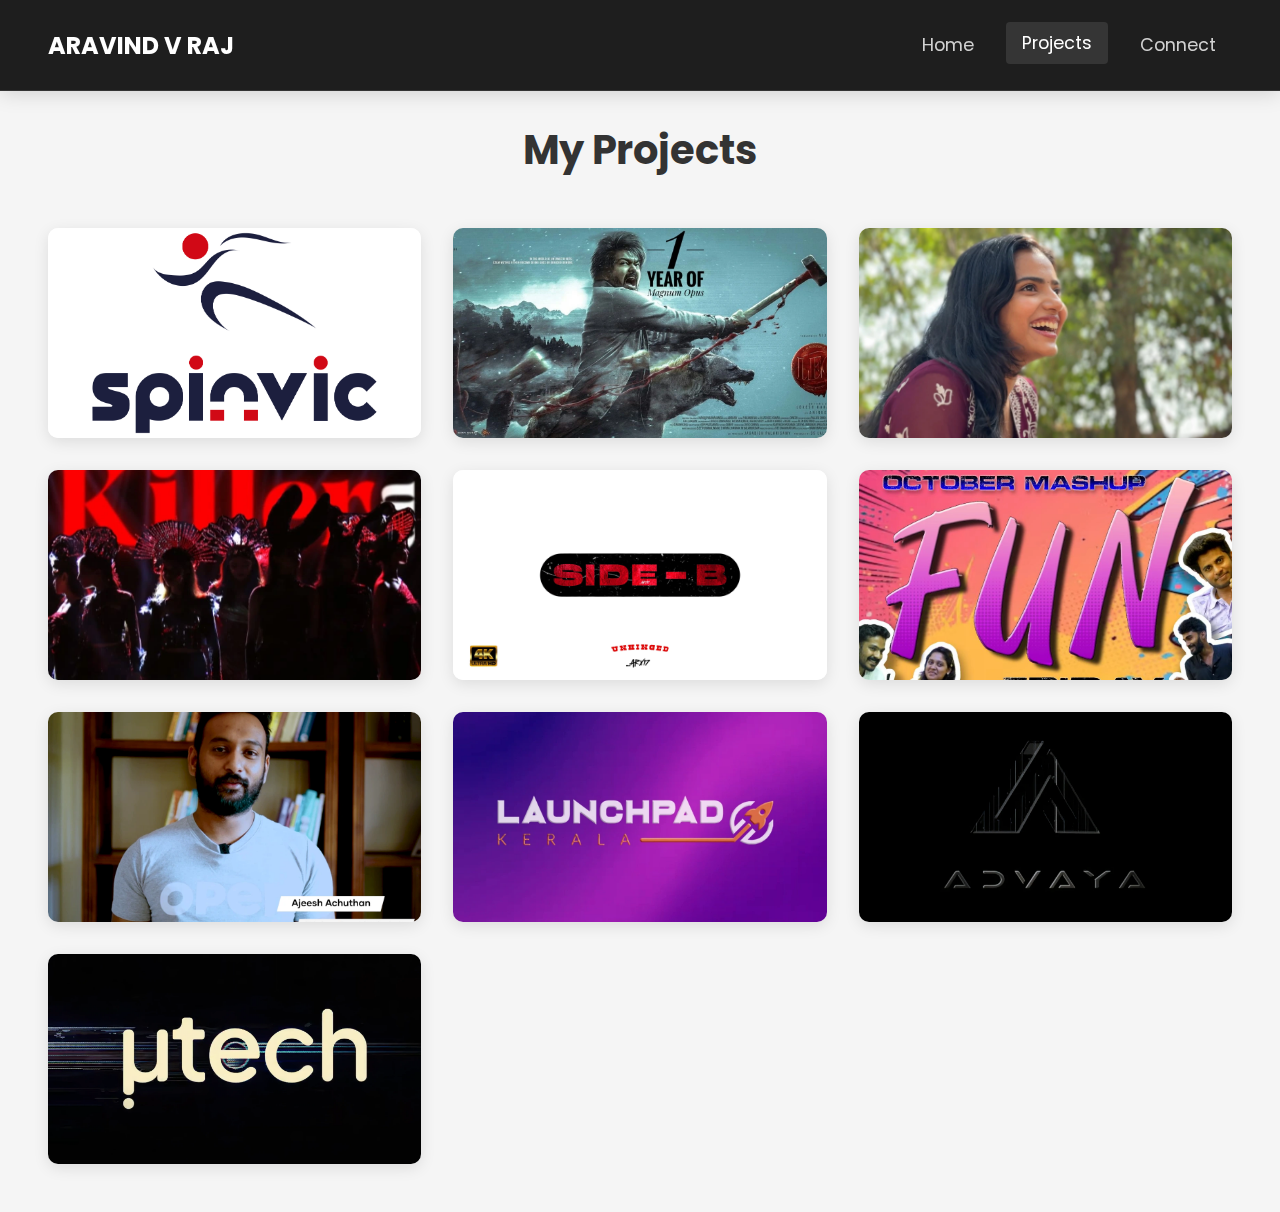
<file: projects.html>
<!DOCTYPE html>
<html lang="en">
  <head>
    <meta charset="UTF-8" />
    <meta name="viewport" content="width=device-width, initial-scale=1.0" />
    <title>Projects - Aravind | Video Editor</title>
    <link rel="stylesheet" href="styles.css" />
    <link rel="stylesheet" href="projects.css" />
    <link rel="stylesheet" href="https://cdnjs.cloudflare.com/ajax/libs/font-awesome/6.0.0/css/all.min.css" />
  </head>
  <body>
    <nav class="navbar">
      <div class="logo">ARAVIND V RAJ</div>
      <div class="menu-toggle">
        <i class="fas fa-bars"></i>
      </div>
      <div class="nav-links">
        <a href="index.html">Home</a>
        <a href="projects.html" class="active">Projects</a>
        <a href="socials.html">Connect</a>
      </div>
    </nav>

    <main class="projects-container">
      <h1 class="section-title">My Projects</h1>
      <div class="projects-grid">

        <div class="project-card">
          <div class="project-thumbnail">
            <img src="assets/spinvic-logo-modified.webp" alt="Project 1" />
            <div class="project-overlay">
              <h3>Startup promo</h3>
              <p>Boldly showcasing our startups vision.</p>
              <a href="https://youtube.com/shorts/4VIZZPd9jzI" class="project-link">Watch Video</a>
            </div>
          </div>
        </div>

        <div class="project-card">
          <div class="project-thumbnail">
            <img src="assets/WhatsApp Image 2025-02-28 at 22.28.07_deae5bd0.webp" alt="Project 2" />
            <div class="project-overlay">
              <h3>Movie Edits</h3>
              <p>Remixed film scenes with creative effects</p>
              <a href="https://youtu.be/gn9RgvVAERg?si=7QK-CTaJOiBxxgXO" class="project-link">Watch Video</a>
            </div>
          </div>
        </div>
        <div class="project-card">
          <div class="project-thumbnail">
            <img src="assets/WhatsApp Image 2025-02-28 at 22.37.26_dd976dcf.webp" alt="Project 3" />
            <div class="project-overlay">
              <h3>Music Video Production</h3>
              <p>Visual Rhythm & Artistic Expression</p>
              <a href="https://youtu.be/OShUs1KezUE?si=A_Xct_vlNpx5nqQv" class="project-link">Watch Video</a>
            </div>
          </div>
        </div>
        <div class="project-card">
          <div class="project-thumbnail">
            <img src="assets/WhatsApp Image 2025-02-28 at 22.31.39_51a40189.webp" alt="Project 4" />
            <div class="project-overlay">
              <h3>Reels</h3>
              <p>Short, snappy, and scroll-stopping!</p>
              <a href="https://youtube.com/shorts/J-gBeQjvguo?si=oL9q1l5VyJ6sjO3-" class="project-link">Watch Video</a>
            </div>
          </div>
        </div>
        <div class="project-card">
          <div class="project-thumbnail">
            <img src="assets/Screenshot (405).webp" alt="Project 5" />
            <div class="project-overlay">
              <h3>Short Form Video</h3>
              <p>Compelling Real-Life Narratives</p>
              <a href="https://youtu.be/DuiAPEhnBDg?si=RLRbPYC3sjAvseKk" class="project-link">Watch Video</a>
            </div>
          </div>
        </div>
        <div class="project-card">
          <div class="project-thumbnail">
            <img src="assets/kera4.1-Cover.webp" alt="Project 6" />
            <div class="project-overlay">
              <h3>Highlight clip</h3>
              <p>Best moments in one clip</p>
              <a href="https://drive.google.com/file/d/1B6LCQ5AHgJ9ZTgpq5aZVgAc7C3IT501l/view?usp=drive_link" class="project-link">Watch Video</a>
            </div>
          </div>
        </div>
        <div class="project-card">
          <div class="project-thumbnail">
            <img src="assets/vlcsnap-2025-03-01-12h54m35s896.webp" alt="Project 7" />
            <div class="project-overlay">
              <h3>Content Trailer</h3>
              <p>An exclusive preview of what’s to come</p>
              <a href="https://drive.google.com/file/d/1TTkxSZulFy6VGeiRKIaCpHOAQyWdQ0ri/view?usp=drive_link" class="project-link">Watch Video</a>
            </div>
          </div>
        </div>
        <div class="project-card">
          <div class="project-thumbnail">
            <img src="assets/vlcsnap-2025-03-01-12h53m08s427.webp" alt="Project 8" />
            <div class="project-overlay">
              <h3>Event Trailer</h3>
              <p>A showcase of innovation and impact</p>
              <a href="https://drive.google.com/file/d/1dOo7cGmDbt87DLW6ZIeCSsn4-uti1LJN/view?usp=sharing" class="project-link">Watch Video</a>
            </div>
          </div>
        </div>
        <div class="project-card">
          <div class="project-thumbnail">
            <img src="assets/Screenshot (506).webp" alt="Project 9" />
            <div class="project-overlay">
              <h3>Logo Reveal</h3>
              <p>A bold and seamless brand introduction</p>
              <a href="https://youtu.be/wuX2jNBgakI" class="project-link">Watch Video</a>
            </div>
          </div>
        </div>
        <div class="project-card">
          <div class="project-thumbnail">
            <img src="assets/Screenshot (509).webp" alt="Project 10" />
            <div class="project-overlay">
              <h3>Promo Video</h3>
              <p>A compelling showcase that grabs attention</p>
              <a href="https://youtu.be/xLAQscRXKVo" class="project-link">Watch Video</a>
            </div>
          </div>
        </div>
      </div>
    </main>

    <script src="script.js"></script>
  </body>
</html>
</file>
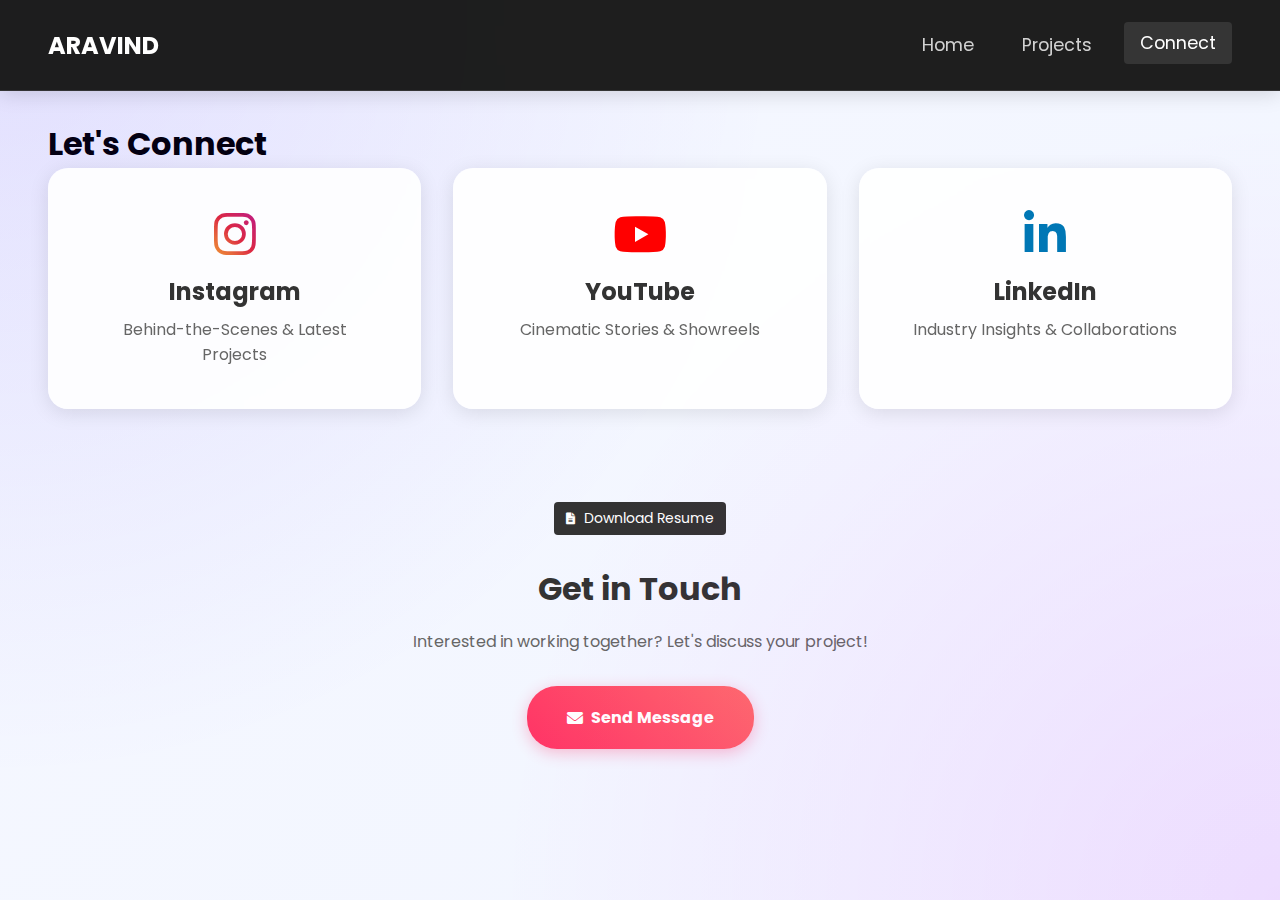
<file: socials.html>
<!DOCTYPE html>
<html lang="en">
  <head>
    <meta charset="UTF-8" />
    <meta name="viewport" content="width=device-width, initial-scale=1.0" />
    <title>Connect - Aravind | Creative Videographer</title>
    <link rel="stylesheet" href="styles.css" />
    <link rel="stylesheet" href="socials.css" />
    <link rel="stylesheet" href="https://cdnjs.cloudflare.com/ajax/libs/font-awesome/6.0.0/css/all.min.css" />
  </head>
  <body>
    <nav class="navbar">
      <div class="logo">ARAVIND</div>
      <div class="menu-toggle">
        <i class="fas fa-bars"></i>
      </div>
      <div class="nav-links">
        <a href="index.html">Home</a>
        <a href="projects.html">Projects</a>
        <a href="socials.html" class="active">Connect</a>
      </div>
    </nav>

    <main class="socials-container">
      
      <h1 class="section-title">Let's Connect</h1>
      <div class="social-grid">
        <a href="https://www.instagram.com/shots.by.ar?igsh=MTV4bjFtNHprMmk5dQ==" class="social-card instagram">
          <i class="fab fa-instagram"></i>
          <h3>Instagram</h3>
          <p>Behind-the-Scenes & Latest Projects</p>
        </a>
        <a href="https://m.youtube.com/@ARX17_SHOTS" class="social-card youtube">
          <i class="fab fa-youtube"></i>
          <h3>YouTube</h3>
          <p>Cinematic Stories & Showreels</p>
        </a>
        <a href="https://www.linkedin.com/in/avraj?utm_source=share&utm_campaign=share_via&utm_content=profile&utm_medium=android_app" class="social-card linkedin">
          <i class="fab fa-linkedin-in"></i>
          <h3>LinkedIn</h3>
          <p>Industry Insights & Collaborations</p>
        </a>
        
      </div>

      <div class="contact-section">
        <a href="assets/resume.pdf" class="resume-button" download>
          <i class="fas fa-file-alt"></i> Download Resume
        </a>
        
        <h2>Get in Touch</h2>
        <p>Interested in working together? Let's discuss your project!</p>
        <a href="mailto:vrajaravind@gmail.com" class="contact-button">
          <i class="fas fa-envelope"></i>
          Send Message
        </a>
      </div>
    </main>

    <script src="script.js"></script>
  </body>
</html>
</file>
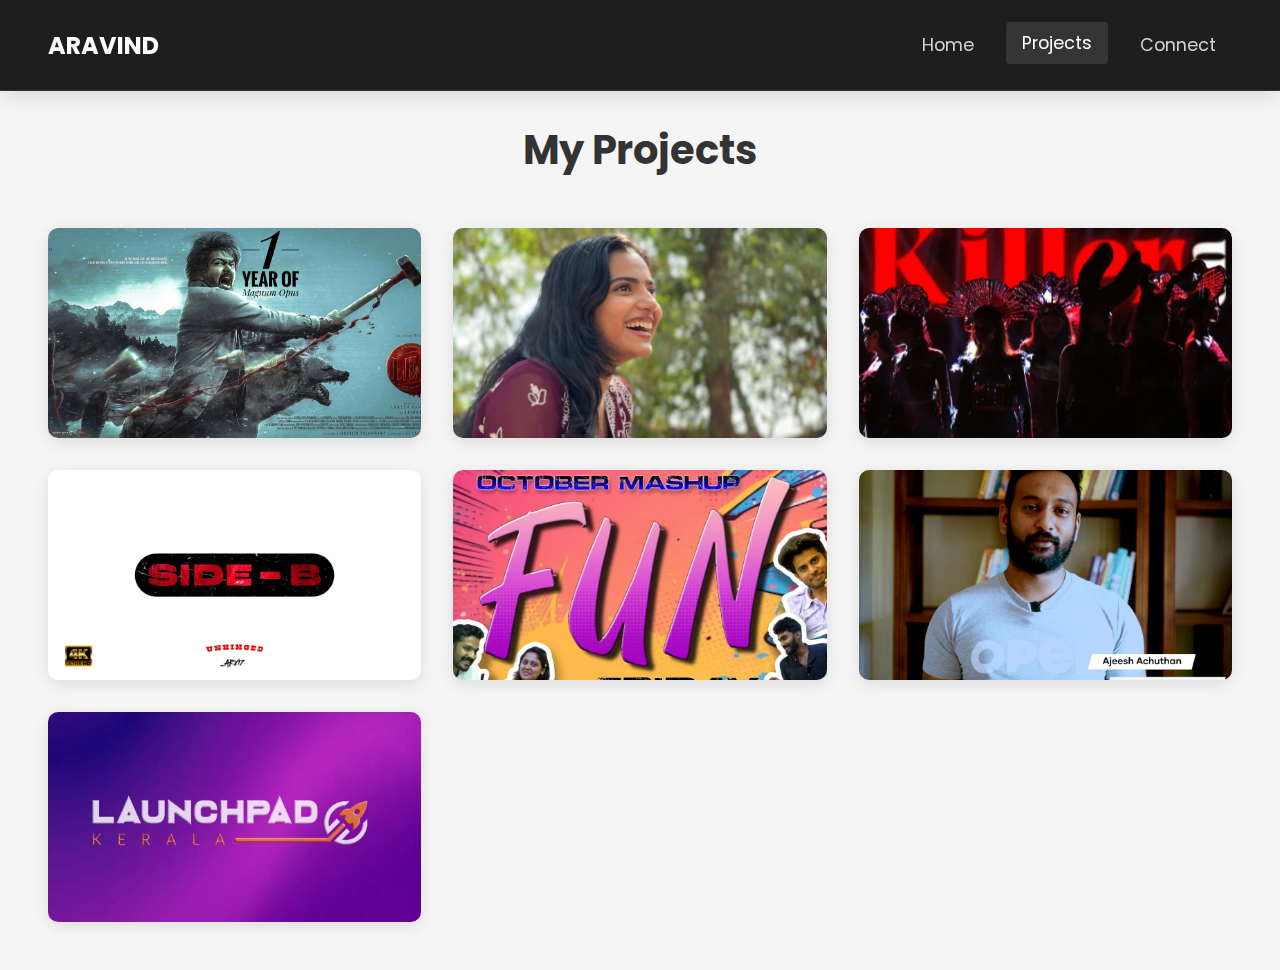
<file: aravind-portfolio/aravind-portfolio/projects.html>
<!DOCTYPE html>
<html lang="en">
  <head>
    <meta charset="UTF-8" />
    <meta name="viewport" content="width=device-width, initial-scale=1.0" />
    <title>Projects - Aravind | Video Editor</title>
    <link rel="stylesheet" href="styles.css" />
    <link rel="stylesheet" href="projects.css" />
    <link rel="stylesheet" href="https://cdnjs.cloudflare.com/ajax/libs/font-awesome/6.0.0/css/all.min.css" />
  </head>
  <body>
    <nav class="navbar">
      <div class="logo">ARAVIND</div>
      <div class="menu-toggle">
        <i class="fas fa-bars"></i>
      </div>
      <div class="nav-links">
        <a href="index.html">Home</a>
        <a href="projects.html" class="active">Projects</a>
        <a href="socials.html">Connect</a>
      </div>
    </nav>

    <main class="projects-container">
      <h1 class="section-title">My Projects</h1>
      <div class="projects-grid">
        <div class="project-card">
          <div class="project-thumbnail">
            <img src="assets/WhatsApp Image 2025-02-28 at 22.28.07_deae5bd0.webp" alt="Project 1" />
            <div class="project-overlay">
              <h3>Movie Edits</h3>
              <p>"Remixed film scenes with creative effects"</p>
              <a href="https://youtu.be/gn9RgvVAERg?si=7QK-CTaJOiBxxgXO" class="project-link">Watch Video</a>
            </div>
          </div>
        </div>
        <div class="project-card">
          <div class="project-thumbnail">
            <img src="assets/WhatsApp Image 2025-02-28 at 22.37.26_dd976dcf.webp" alt="Project 2" />
            <div class="project-overlay">
              <h3>Music Video Production</h3>
              <p>Visual Rhythm & Artistic Expression</p>
              <a href="https://youtu.be/OShUs1KezUE?si=A_Xct_vlNpx5nqQv" class="project-link">Watch Video</a>
            </div>
          </div>
        </div>
        <div class="project-card">
          <div class="project-thumbnail">
            <img src="assets/WhatsApp Image 2025-02-28 at 22.31.39_51a40189.webp" alt="Project 3" />
            <div class="project-overlay">
              <h3>Reels</h3>
              <p>Short, snappy, and scroll-stopping!</p>
              <a href="https://youtube.com/shorts/J-gBeQjvguo?si=oL9q1l5VyJ6sjO3-" class="project-link">Watch Video</a>
            </div>
          </div>
        </div>
        <div class="project-card">
          <div class="project-thumbnail">
            <img src="assets/Screenshot (405).webp" alt="Project 4" />
            <div class="project-overlay">
              <h3>Short Form Video</h3>
              <p>Compelling Real-Life Narratives</p>
              <a href="https://youtu.be/DuiAPEhnBDg?si=RLRbPYC3sjAvseKk" class="project-link">Watch Video</a>
            </div>
          </div>
        </div>
        <div class="project-card">
          <div class="project-thumbnail">
            <img src="assets/kera4.1-Cover.webp" alt="Project 5" />
            <div class="project-overlay">
              <h3>Highlight clip</h3>
              <p>"A dynamic recap of the best moments, all in one clip."</p>
              <a href="https://youtube.com/shorts/8IvR9VOoUw8?feature=share" class="project-link">Watch Video</a>
            </div>
          </div>
        </div>
        <div class="project-card">
          <div class="project-thumbnail">
            <img src="assets/vlcsnap-2025-03-01-12h54m35s896.webp" alt="Project 6" />
            <div class="project-overlay">
              <h3>Content Trailer</h3>
              <p>"An exclusive preview of what’s to come"</p>
              <a href="https://youtube.com/shorts/iznrazCcWD0?feature=share" class="project-link">Watch Video</a>
            </div>
          </div>
        </div>
        <div class="project-card">
          <div class="project-thumbnail">
            <img src="assets/vlcsnap-2025-03-01-12h53m08s427.webp" alt="Project 6" />
            <div class="project-overlay">
              <h3>Event Trailer</h3>
              <p>"A showcase of innovation and impact"</p>
              <a href="https://youtube.com/shorts/DDeWffNjSxw?feature=share" class="project-link">Watch Video</a>
            </div>
          </div>
        </div>
      </div>
    </main>

    <script src="script.js"></script>
  </body>
</html>
</file>
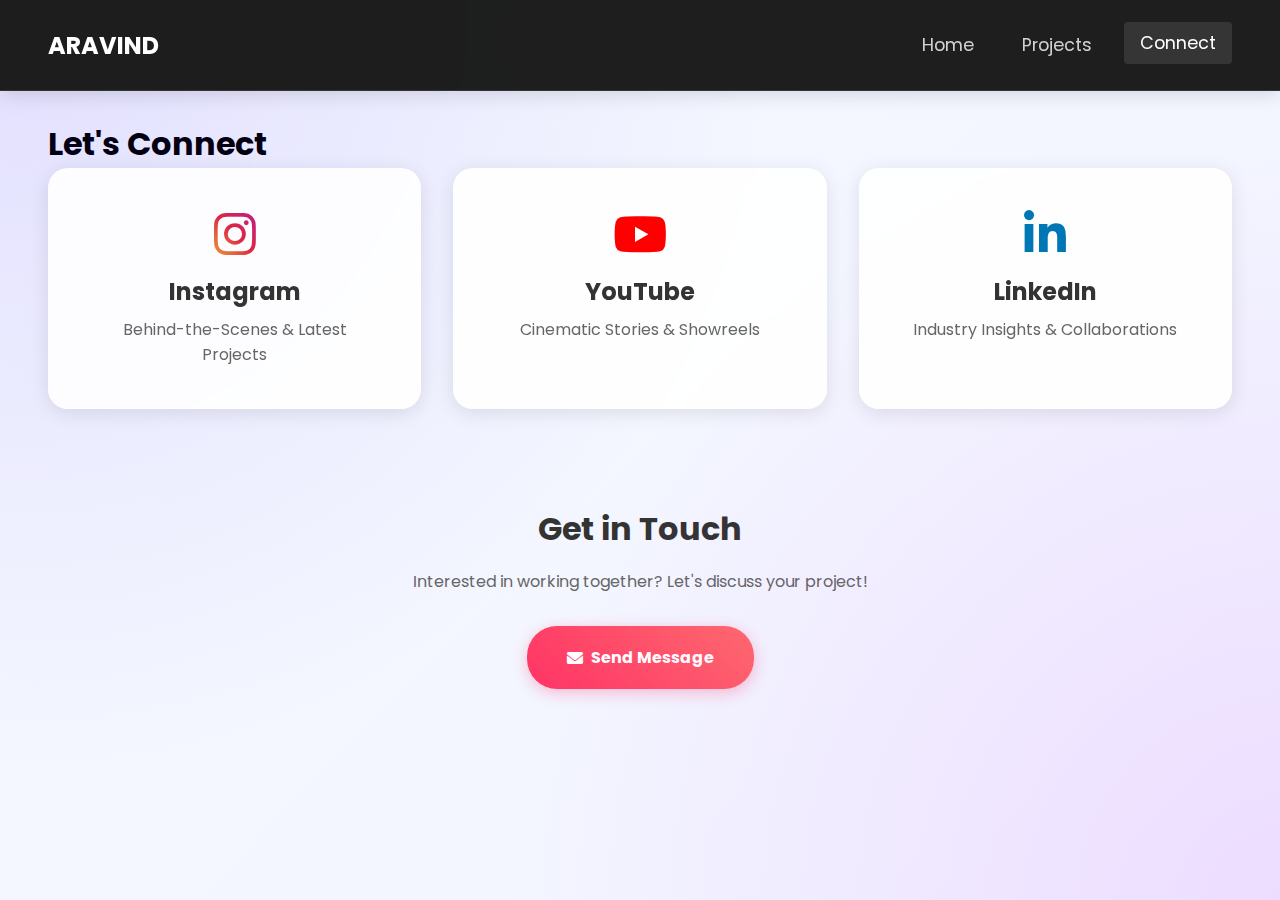
<file: aravind-portfolio/aravind-portfolio/socials.html>
<!DOCTYPE html>
<html lang="en">
  <head>
    <meta charset="UTF-8" />
    <meta name="viewport" content="width=device-width, initial-scale=1.0" />
    <title>Connect - Aravind | Creative Videographer</title>
    <link rel="stylesheet" href="styles.css" />
    <link rel="stylesheet" href="socials.css" />
    <link rel="stylesheet" href="https://cdnjs.cloudflare.com/ajax/libs/font-awesome/6.0.0/css/all.min.css" />
  </head>
  <body>
    <nav class="navbar">
      <div class="logo">ARAVIND</div>
      <div class="menu-toggle">
        <i class="fas fa-bars"></i>
      </div>
      <div class="nav-links">
        <a href="index.html">Home</a>
        <a href="projects.html">Projects</a>
        <a href="socials.html" class="active">Connect</a>
      </div>
    </nav>

    <main class="socials-container">
      
      <h1 class="section-title">Let's Connect</h1>
      <div class="social-grid">
        <a href="https://www.instagram.com/shots.by.ar?igsh=MTV4bjFtNHprMmk5dQ==" class="social-card instagram">
          <i class="fab fa-instagram"></i>
          <h3>Instagram</h3>
          <p>Behind-the-Scenes & Latest Projects</p>
        </a>
        <a href="https://m.youtube.com/@ARX17_SHOTS" class="social-card youtube">
          <i class="fab fa-youtube"></i>
          <h3>YouTube</h3>
          <p>Cinematic Stories & Showreels</p>
        </a>
        <a href="https://www.linkedin.com/in/avraj?utm_source=share&utm_campaign=share_via&utm_content=profile&utm_medium=android_app" class="social-card linkedin">
          <i class="fab fa-linkedin-in"></i>
          <h3>LinkedIn</h3>
          <p>Industry Insights & Collaborations</p>
        </a>
        
      </div>

      <div class="contact-section">
        <h2>Get in Touch</h2>
        <p>Interested in working together? Let's discuss your project!</p>
        <a href="mailto:vrajaravind@gmail.com" class="contact-button">
          <i class="fas fa-envelope"></i>
          Send Message
        </a>
      </div>
    </main>

    <script src="script.js"></script>
  </body>
</html>
</file>
<file: styles.css>
@import url('https://fonts.googleapis.com/css2?family=Poppins:wght@400;500;600;700&display=swap');

* {
    margin: 0;
    padding: 0;
    box-sizing: border-box;
    font-family: 'Poppins', 'Arial', sans-serif;
}

/* Navbar Styles */
.navbar {
    position: fixed;
    top: 0;
    left: 0;
    width: 100%;
    padding: 1.5rem 3rem;
    display: flex;
    justify-content: space-between;
    align-items: center;
    z-index: 1000;
    background: rgba(18, 18, 18, 0.95);
    backdrop-filter: blur(10px);
    box-shadow: 0 2px 20px rgba(0, 0, 0, 0.15);
    border-bottom: 1px solid rgba(255, 255, 255, 0.1);
}

.logo {
    color: white;
    font-size: 1.5rem;
    font-weight: bold;
}

.menu-toggle {
    display: none;
    color: white;
    font-size: 1.5rem;
    cursor: pointer;
}

.nav-links {
    display: flex;
    gap: 1rem;
}

.nav-links a {
    color: rgba(255, 255, 255, 0.8);
    text-decoration: none;
    font-size: 1.1rem;
    transition: all 0.3s ease;
    padding: 0.5rem 1rem;
    border-radius: 4px;
}

.nav-links a:hover,
.nav-links a.active {
    color: #fff;
    background: rgba(255, 255, 255, 0.1);
    transform: translateY(-2px);
}

/* Hero Section Styles */
.hero {
    height: 100vh;
    width: 100%;
    position: relative;
    overflow: hidden;
}

.overlay {
    position: absolute;
    top: 0;
    left: 0;
    width: 100%;
    height: 100%;
    background: rgba(0, 0, 0, 0.5);
    z-index: 1;
}

#myVideo {
    position: absolute;
    right: 0;
    bottom: 0;
    min-width: 100%;
    min-height: 100%;
    width: auto;
    height: auto;
    z-index: 0;
    object-fit: cover;
}

.hero-content {
    position: relative;
    z-index: 2;
    height: 100%;
    display: flex;
    flex-direction: column;
    justify-content: center;
    align-items: center;
    text-align: center;
    color: white;
    padding: 0 1rem;
}

.hero-content h1 {
    font-size: 4rem;
    margin-bottom: 1rem;
    animation: fadeInUp 1s ease;
}

.hero-content p {
    font-size: 1.5rem;
    margin-bottom: 2rem;
    animation: fadeInUp 1s ease 0.3s;
    animation-fill-mode: both;
}

.cta-button {
    display: inline-block;
    padding: 1rem 2.5rem;
    background: linear-gradient(45deg, #FF3366, #FF6B6B);
    color: white;
    text-decoration: none;
    border-radius: 25px;
    font-weight: bold;
    transition: all 0.3s ease;
    animation: fadeInUp 1s ease 0.6s;
    animation-fill-mode: both;
    box-shadow: 0 4px 15px rgba(255, 51, 102, 0.3);
}

.cta-button:hover {
    transform: translateY(-5px) scale(2.05);
    box-shadow: 0 10px 400px rgba(255, 51, 102, 0.4);
}

.resume-button {
    display: inline-block;
    margin-top: -500px;
    margin-bottom: 30px;
    padding: 6px 12px; /* Reduced padding */
    background-color: #333;
    color: #fff;
    text-decoration: none;
    font-size: 14px; /* Smaller text */
    border-radius: 4px;
    transition: transform 0.3s ease, background 0.3s ease;
}
  
.resume-button i {
    margin-right: 5px;
    font-size: 12px; /* Smaller icon */
}
  
.resume-button:hover {
    background-color: #555;
    transform: scale(1.05);
}
/* Animations */
@keyframes fadeInUp {
    from {
        opacity: 0;
        transform: translateY(20px);
    }
    to {
        opacity: 1;
        transform: translateY(0);
    }
}

/* Responsive Design */
@media (max-width: 768px) {
    .navbar {
        padding: 1rem;
    }

    .menu-toggle {
        display: block;
    }

    .nav-links {
        position: absolute;
        top: 100%;
        left: 0;
        width: 100%;
        padding: 1rem;
        background: rgba(18, 18, 18, 0.95);
        flex-direction: column;
        align-items: center;
        gap: 1rem;
        transform: translateY(-100%);
        opacity: 0;
        visibility: hidden;
        transition: all 0.3s ease;
    }

    .nav-links.active {
        transform: translateY(0);
        opacity: 1;
        visibility: visible;
    }

    .nav-links a {
        width: 100%;
        text-align: center;
        padding: 0.8rem;
    }

    .hero-content h1 {
        font-size: 2.5rem;
    }

    .hero-content p {
        font-size: 1.2rem;
    }
}
</file>
<file: projects.css>
.projects-container {
    padding: 120px 3rem 3rem;
    min-height: 100vh;
    background: #f5f5f5;
}

.section-title {
    text-align: center;
    font-size: 2.5rem;
    margin-bottom: 3rem;
    color: #333;
}

.projects-grid {
    display: grid;
    grid-template-columns: repeat(auto-fit, minmax(300px, 1fr));
    gap: 2rem;
    max-width: 1200px;
    margin: 0 auto;
}

.project-card {
    background: white;
    border-radius: 10px;
    overflow: hidden;
    box-shadow: 0 4px 15px rgba(0, 0, 0, 0.1);
    transition: transform 0.3s ease;
}

.project-card:hover {
    transform: translateY(-5px);
}

.project-thumbnail {
    position: relative;
    aspect-ratio: 16/9;
    overflow: hidden;
}

.project-thumbnail img {
    width: 100%;
    height: 100%;
    object-fit: cover;
    transition: transform 0.5s ease;
}

.project-card:hover .project-thumbnail img {
    transform: scale(1.1);
}

.project-overlay {
    position: absolute;
    top: 0;
    left: 0;
    width: 100%;
    height: 100%;
    background: rgba(0, 0, 0, 0.7);
    display: flex;
    flex-direction: column;
    justify-content: center;
    align-items: center;
    opacity: 0;
    transition: opacity 0.3s ease;
}

.project-card:hover .project-overlay {
    opacity: 1;
}

.project-overlay h3 {
    color: white;
    font-size: 1.5rem;
    margin-bottom: 0.5rem;
    transform: translateY(20px);
    transition: transform 0.3s ease;
}

.project-overlay p {
    color: #ccc;
    margin-bottom: 1rem;
    transform: translateY(20px);
    transition: transform 0.3s ease 0.1s;
}

.project-link {
    display: inline-block;
    padding: 0.8rem 1.5rem;
    background: #00ff9d;
    color: black;
    text-decoration: none;
    border-radius: 5px;
    font-weight: bold;
    transform: translateY(20px);
    transition: transform 0.3s ease 0.2s, background-color 0.3s ease;
}

.project-link:hover {
    background: #00cc7d;
}

.project-card:hover .project-overlay h3,
.project-card:hover .project-overlay p,
.project-card:hover .project-overlay .project-link {
    transform: translateY(0);
}

@media (max-width: 768px) {
    .projects-container {
        padding: 100px 1rem 2rem;
    }

    .section-title {
        font-size: 2rem;
        margin-bottom: 2rem;
    }

    .projects-grid {
        grid-template-columns: repeat(auto-fit, minmax(250px, 1fr));
        gap: 1.5rem;
    }
}
</file>
<file: socials.css>
.socials-container {
    padding: 120px 3rem 3rem;
    min-height: 100vh;
    background: linear-gradient(135deg, #f6f8ff, #f1f5ff);
    position: relative;
    overflow: hidden;
}

.socials-container::before {
    content: '';
    position: absolute;
    top: 0;
    left: 0;
    width: 100%;
    height: 100%;
    background: radial-gradient(circle at 0% 0%, rgba(45, 0, 247, 0.1) 0%, transparent 50%),
                radial-gradient(circle at 100% 100%, rgba(200, 0, 255, 0.1) 0%, transparent 50%);
    pointer-events: none;
}

.social-grid {
    display: grid;
    grid-template-columns: repeat(auto-fit, minmax(250px, 1fr));
    gap: 2rem;
    max-width: 1200px;
    margin: 0 auto 4rem;
}

.social-card {
    display: flex;
    flex-direction: column;
    align-items: center;
    padding: 2.5rem;
    background: rgba(255, 255, 255, 0.9);
    border-radius: 20px;
    text-decoration: none;
    color: #333;
    box-shadow: 0 4px 20px rgba(0, 0, 0, 0.1);
    transition: all 0.4s cubic-bezier(0.175, 0.885, 0.32, 1.275);
    border: 2px solid transparent;
    backdrop-filter: blur(5px);
}

.social-card:hover {
    transform: translateY(-8px) scale(1.02);
    box-shadow: 0 8px 25px rgba(0, 0, 0, 0.15);
    border-color: rgba(255, 255, 255, 0.5);
}

.social-card i {
    font-size: 3rem;
    margin-bottom: 1rem;
    transition: transform 0.3s ease;
}

.social-card:hover i {
    transform: scale(1.1);
}

.social-card h3 {
    font-size: 1.5rem;
    margin-bottom: 0.5rem;
}

.social-card p {
    color: #666;
    text-align: center;
}

/* Social Card Colors */
.instagram i {
    background: linear-gradient(45deg, #f09433, #e6683c, #dc2743, #cc2366, #bc1888);
    -webkit-background-clip: text;
    background-clip: text;
    -webkit-text-fill-color: transparent;
}

.youtube i {
    color: #ff0000;
}

.linkedin i {
    color: #0077b5;
}

.twitter i {
    color: #1da1f2;
}

/* Contact Section */
.contact-section {
    text-align: center;
    max-width: 600px;
    margin: 0 auto;
    padding: 2rem;
}

.contact-section h2 {
    font-size: 2rem;
    margin-bottom: 1rem;
    color: #333;
}

.contact-section p {
    color: #666;
    margin-bottom: 2rem;
}

.contact-button {
    display: inline-flex;
    align-items: center;
    padding: 1.2rem 2.5rem;
    background: linear-gradient(45deg, #FF3366, #FF6B6B);
    color: white;
    text-decoration: none;
    border-radius: 30px;
    font-weight: bold;
    transition: all 0.3s ease;
    box-shadow: 0 4px 15px rgba(255, 51, 102, 0.3);
}

.contact-button i {
    margin-right: 0.5rem;
}

.contact-button:hover {
    transform: translateY(-3px) scale(1.05);
    box-shadow: 0 6px 20px rgba(255, 51, 102, 0.4);
}

@media (max-width: 768px) {
    .socials-container {
        padding: 100px 1rem 2rem;
    }

    .social-grid {
        gap: 1.5rem;
    }

    .social-card {
        padding: 2rem;
    }

    .contact-section h2 {
        font-size: 1.75rem;
    }
}
</file>
<file: aravind-portfolio/aravind-portfolio/styles.css>
@import url('https://fonts.googleapis.com/css2?family=Poppins:wght@400;500;600;700&display=swap');

* {
    margin: 0;
    padding: 0;
    box-sizing: border-box;
    font-family: 'Poppins', 'Arial', sans-serif;
}

/* Navbar Styles */
.navbar {
    position: fixed;
    top: 0;
    left: 0;
    width: 100%;
    padding: 1.5rem 3rem;
    display: flex;
    justify-content: space-between;
    align-items: center;
    z-index: 1000;
    background: rgba(18, 18, 18, 0.95);
    backdrop-filter: blur(10px);
    box-shadow: 0 2px 20px rgba(0, 0, 0, 0.15);
    border-bottom: 1px solid rgba(255, 255, 255, 0.1);
}

.logo {
    color: white;
    font-size: 1.5rem;
    font-weight: bold;
}

.menu-toggle {
    display: none;
    color: white;
    font-size: 1.5rem;
    cursor: pointer;
}

.nav-links {
    display: flex;
    gap: 1rem;
}

.nav-links a {
    color: rgba(255, 255, 255, 0.8);
    text-decoration: none;
    font-size: 1.1rem;
    transition: all 0.3s ease;
    padding: 0.5rem 1rem;
    border-radius: 4px;
}

.nav-links a:hover,
.nav-links a.active {
    color: #fff;
    background: rgba(255, 255, 255, 0.1);
    transform: translateY(-2px);
}

/* Hero Section Styles */
.hero {
    height: 100vh;
    width: 100%;
    position: relative;
    overflow: hidden;
}

.overlay {
    position: absolute;
    top: 0;
    left: 0;
    width: 100%;
    height: 100%;
    background: rgba(0, 0, 0, 0.5);
    z-index: 1;
}

#myVideo {
    position: absolute;
    right: 0;
    bottom: 0;
    min-width: 100%;
    min-height: 100%;
    width: auto;
    height: auto;
    z-index: 0;
    object-fit: cover;
}

.hero-content {
    position: relative;
    z-index: 2;
    height: 100%;
    display: flex;
    flex-direction: column;
    justify-content: center;
    align-items: center;
    text-align: center;
    color: white;
    padding: 0 1rem;
}

.hero-content h1 {
    font-size: 4rem;
    margin-bottom: 1rem;
    animation: fadeInUp 1s ease;
}

.hero-content p {
    font-size: 1.5rem;
    margin-bottom: 2rem;
    animation: fadeInUp 1s ease 0.3s;
    animation-fill-mode: both;
}

.cta-button {
    display: inline-block;
    padding: 1rem 2.5rem;
    background: linear-gradient(45deg, #FF3366, #FF6B6B);
    color: white;
    text-decoration: none;
    border-radius: 25px;
    font-weight: bold;
    transition: all 0.3s ease;
    animation: fadeInUp 1s ease 0.6s;
    animation-fill-mode: both;
    box-shadow: 0 4px 15px rgba(255, 51, 102, 0.3);
}

.cta-button:hover {
    transform: translateY(-3px) scale(1.05);
    box-shadow: 0 6px 20px rgba(255, 51, 102, 0.4);
}

/* Animations */
@keyframes fadeInUp {
    from {
        opacity: 0;
        transform: translateY(20px);
    }
    to {
        opacity: 1;
        transform: translateY(0);
    }
}

/* Responsive Design */
@media (max-width: 768px) {
    .navbar {
        padding: 1rem;
    }

    .menu-toggle {
        display: block;
    }

    .nav-links {
        position: absolute;
        top: 100%;
        left: 0;
        width: 100%;
        padding: 1rem;
        background: rgba(18, 18, 18, 0.95);
        flex-direction: column;
        align-items: center;
        gap: 1rem;
        transform: translateY(-100%);
        opacity: 0;
        visibility: hidden;
        transition: all 0.3s ease;
    }

    .nav-links.active {
        transform: translateY(0);
        opacity: 1;
        visibility: visible;
    }

    .nav-links a {
        width: 100%;
        text-align: center;
        padding: 0.8rem;
    }

    .hero-content h1 {
        font-size: 2.5rem;
    }

    .hero-content p {
        font-size: 1.2rem;
    }
}
</file>
<file: aravind-portfolio/aravind-portfolio/projects.css>
.projects-container {
    padding: 120px 3rem 3rem;
    min-height: 100vh;
    background: #f5f5f5;
}

.section-title {
    text-align: center;
    font-size: 2.5rem;
    margin-bottom: 3rem;
    color: #333;
}

.projects-grid {
    display: grid;
    grid-template-columns: repeat(auto-fit, minmax(300px, 1fr));
    gap: 2rem;
    max-width: 1200px;
    margin: 0 auto;
}

.project-card {
    background: white;
    border-radius: 10px;
    overflow: hidden;
    box-shadow: 0 4px 15px rgba(0, 0, 0, 0.1);
    transition: transform 0.3s ease;
}

.project-card:hover {
    transform: translateY(-5px);
}

.project-thumbnail {
    position: relative;
    aspect-ratio: 16/9;
    overflow: hidden;
}

.project-thumbnail img {
    width: 100%;
    height: 100%;
    object-fit: cover;
    transition: transform 0.5s ease;
}

.project-card:hover .project-thumbnail img {
    transform: scale(1.1);
}

.project-overlay {
    position: absolute;
    top: 0;
    left: 0;
    width: 100%;
    height: 100%;
    background: rgba(0, 0, 0, 0.7);
    display: flex;
    flex-direction: column;
    justify-content: center;
    align-items: center;
    opacity: 0;
    transition: opacity 0.3s ease;
}

.project-card:hover .project-overlay {
    opacity: 1;
}

.project-overlay h3 {
    color: white;
    font-size: 1.5rem;
    margin-bottom: 0.5rem;
    transform: translateY(20px);
    transition: transform 0.3s ease;
}

.project-overlay p {
    color: #ccc;
    margin-bottom: 1rem;
    transform: translateY(20px);
    transition: transform 0.3s ease 0.1s;
}

.project-link {
    display: inline-block;
    padding: 0.8rem 1.5rem;
    background: #00ff9d;
    color: black;
    text-decoration: none;
    border-radius: 5px;
    font-weight: bold;
    transform: translateY(20px);
    transition: transform 0.3s ease 0.2s, background-color 0.3s ease;
}

.project-link:hover {
    background: #00cc7d;
}

.project-card:hover .project-overlay h3,
.project-card:hover .project-overlay p,
.project-card:hover .project-overlay .project-link {
    transform: translateY(0);
}

@media (max-width: 768px) {
    .projects-container {
        padding: 100px 1rem 2rem;
    }

    .section-title {
        font-size: 2rem;
        margin-bottom: 2rem;
    }

    .projects-grid {
        grid-template-columns: repeat(auto-fit, minmax(250px, 1fr));
        gap: 1.5rem;
    }
}
</file>
<file: aravind-portfolio/aravind-portfolio/socials.css>
.socials-container {
    padding: 120px 3rem 3rem;
    min-height: 100vh;
    background: linear-gradient(135deg, #f6f8ff, #f1f5ff);
    position: relative;
    overflow: hidden;
}

.socials-container::before {
    content: '';
    position: absolute;
    top: 0;
    left: 0;
    width: 100%;
    height: 100%;
    background: radial-gradient(circle at 0% 0%, rgba(45, 0, 247, 0.1) 0%, transparent 50%),
                radial-gradient(circle at 100% 100%, rgba(200, 0, 255, 0.1) 0%, transparent 50%);
    pointer-events: none;
}

.social-grid {
    display: grid;
    grid-template-columns: repeat(auto-fit, minmax(250px, 1fr));
    gap: 2rem;
    max-width: 1200px;
    margin: 0 auto 4rem;
}

.social-card {
    display: flex;
    flex-direction: column;
    align-items: center;
    padding: 2.5rem;
    background: rgba(255, 255, 255, 0.9);
    border-radius: 20px;
    text-decoration: none;
    color: #333;
    box-shadow: 0 4px 20px rgba(0, 0, 0, 0.1);
    transition: all 0.4s cubic-bezier(0.175, 0.885, 0.32, 1.275);
    border: 2px solid transparent;
    backdrop-filter: blur(5px);
}

.social-card:hover {
    transform: translateY(-8px) scale(1.02);
    box-shadow: 0 8px 25px rgba(0, 0, 0, 0.15);
    border-color: rgba(255, 255, 255, 0.5);
}

.social-card i {
    font-size: 3rem;
    margin-bottom: 1rem;
    transition: transform 0.3s ease;
}

.social-card:hover i {
    transform: scale(1.1);
}

.social-card h3 {
    font-size: 1.5rem;
    margin-bottom: 0.5rem;
}

.social-card p {
    color: #666;
    text-align: center;
}

/* Social Card Colors */
.instagram i {
    background: linear-gradient(45deg, #f09433, #e6683c, #dc2743, #cc2366, #bc1888);
    -webkit-background-clip: text;
    background-clip: text;
    -webkit-text-fill-color: transparent;
}

.youtube i {
    color: #ff0000;
}

.linkedin i {
    color: #0077b5;
}

.twitter i {
    color: #1da1f2;
}

/* Contact Section */
.contact-section {
    text-align: center;
    max-width: 600px;
    margin: 0 auto;
    padding: 2rem;
}

.contact-section h2 {
    font-size: 2rem;
    margin-bottom: 1rem;
    color: #333;
}

.contact-section p {
    color: #666;
    margin-bottom: 2rem;
}

.contact-button {
    display: inline-flex;
    align-items: center;
    padding: 1.2rem 2.5rem;
    background: linear-gradient(45deg, #FF3366, #FF6B6B);
    color: white;
    text-decoration: none;
    border-radius: 30px;
    font-weight: bold;
    transition: all 0.3s ease;
    box-shadow: 0 4px 15px rgba(255, 51, 102, 0.3);
}

.contact-button i {
    margin-right: 0.5rem;
}

.contact-button:hover {
    transform: translateY(-3px) scale(1.05);
    box-shadow: 0 6px 20px rgba(255, 51, 102, 0.4);
}

@media (max-width: 768px) {
    .socials-container {
        padding: 100px 1rem 2rem;
    }

    .social-grid {
        gap: 1.5rem;
    }

    .social-card {
        padding: 2rem;
    }

    .contact-section h2 {
        font-size: 1.75rem;
    }
}
</file>
